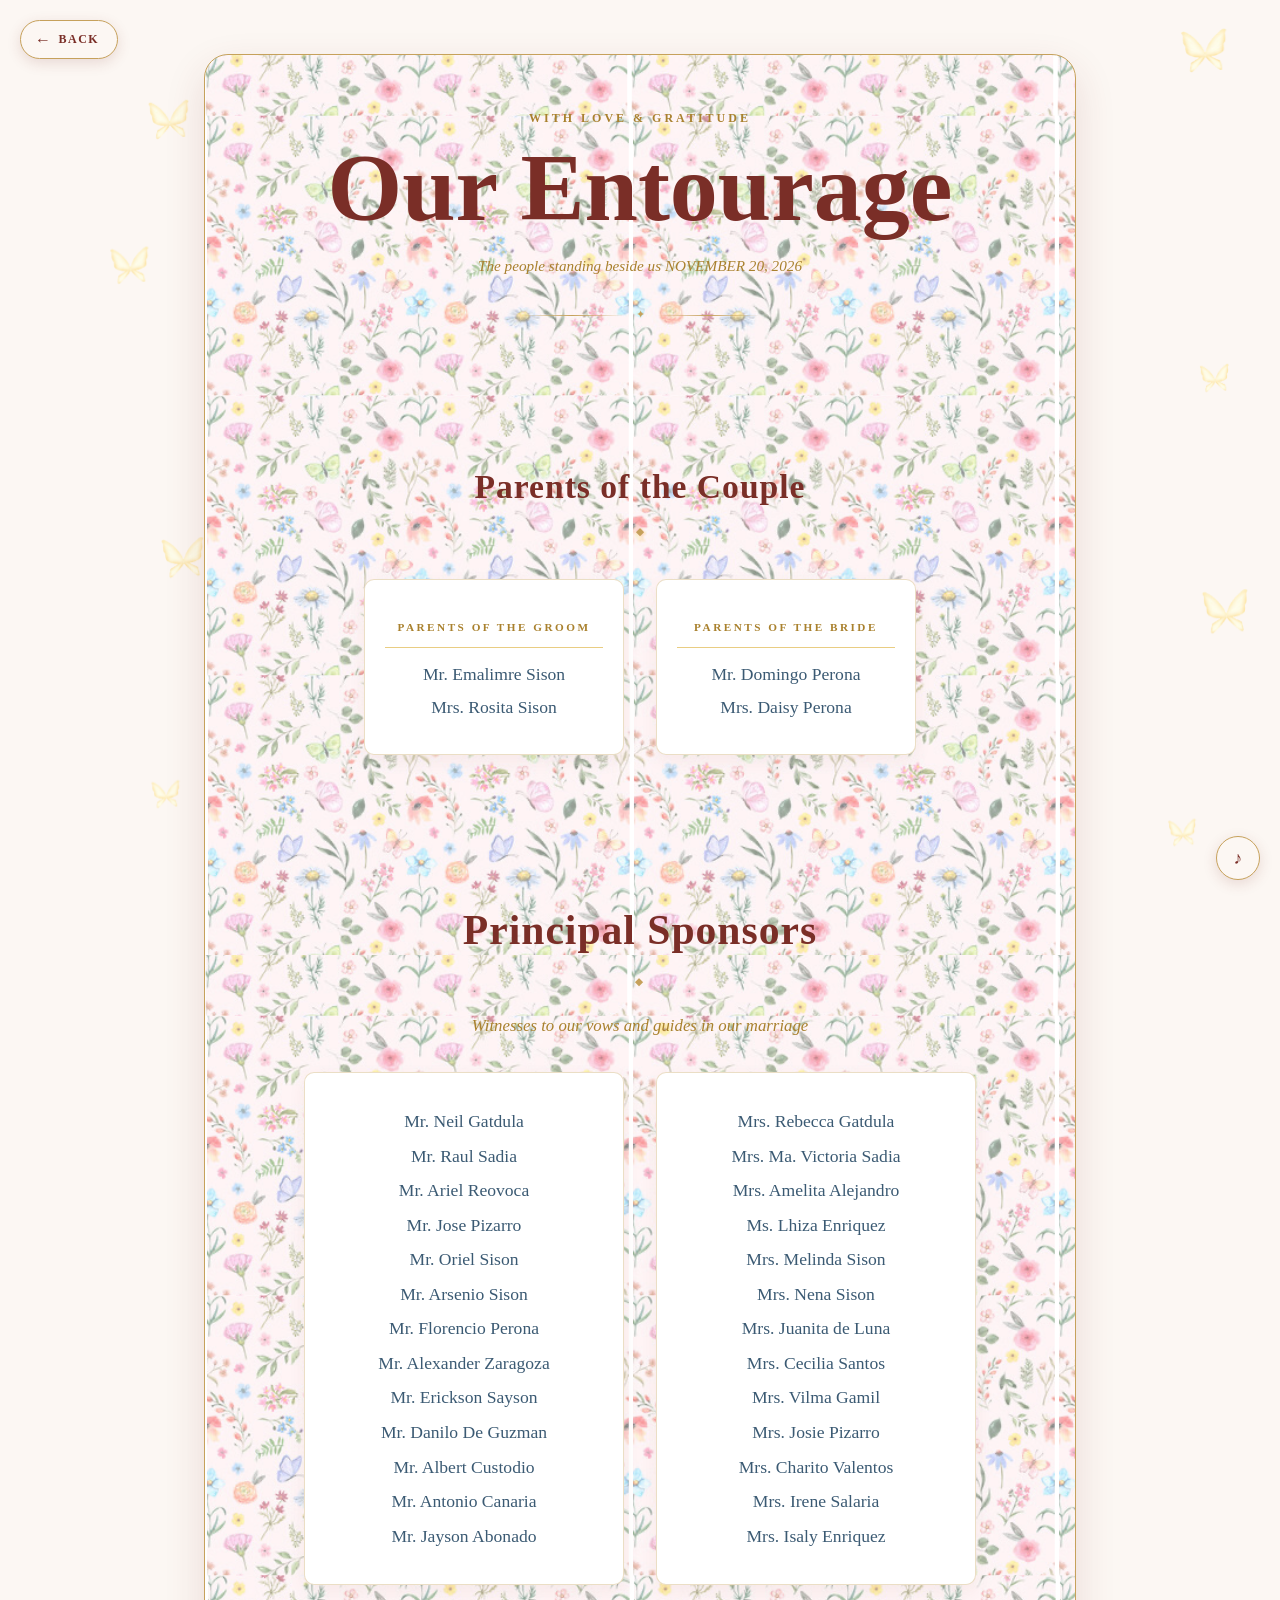
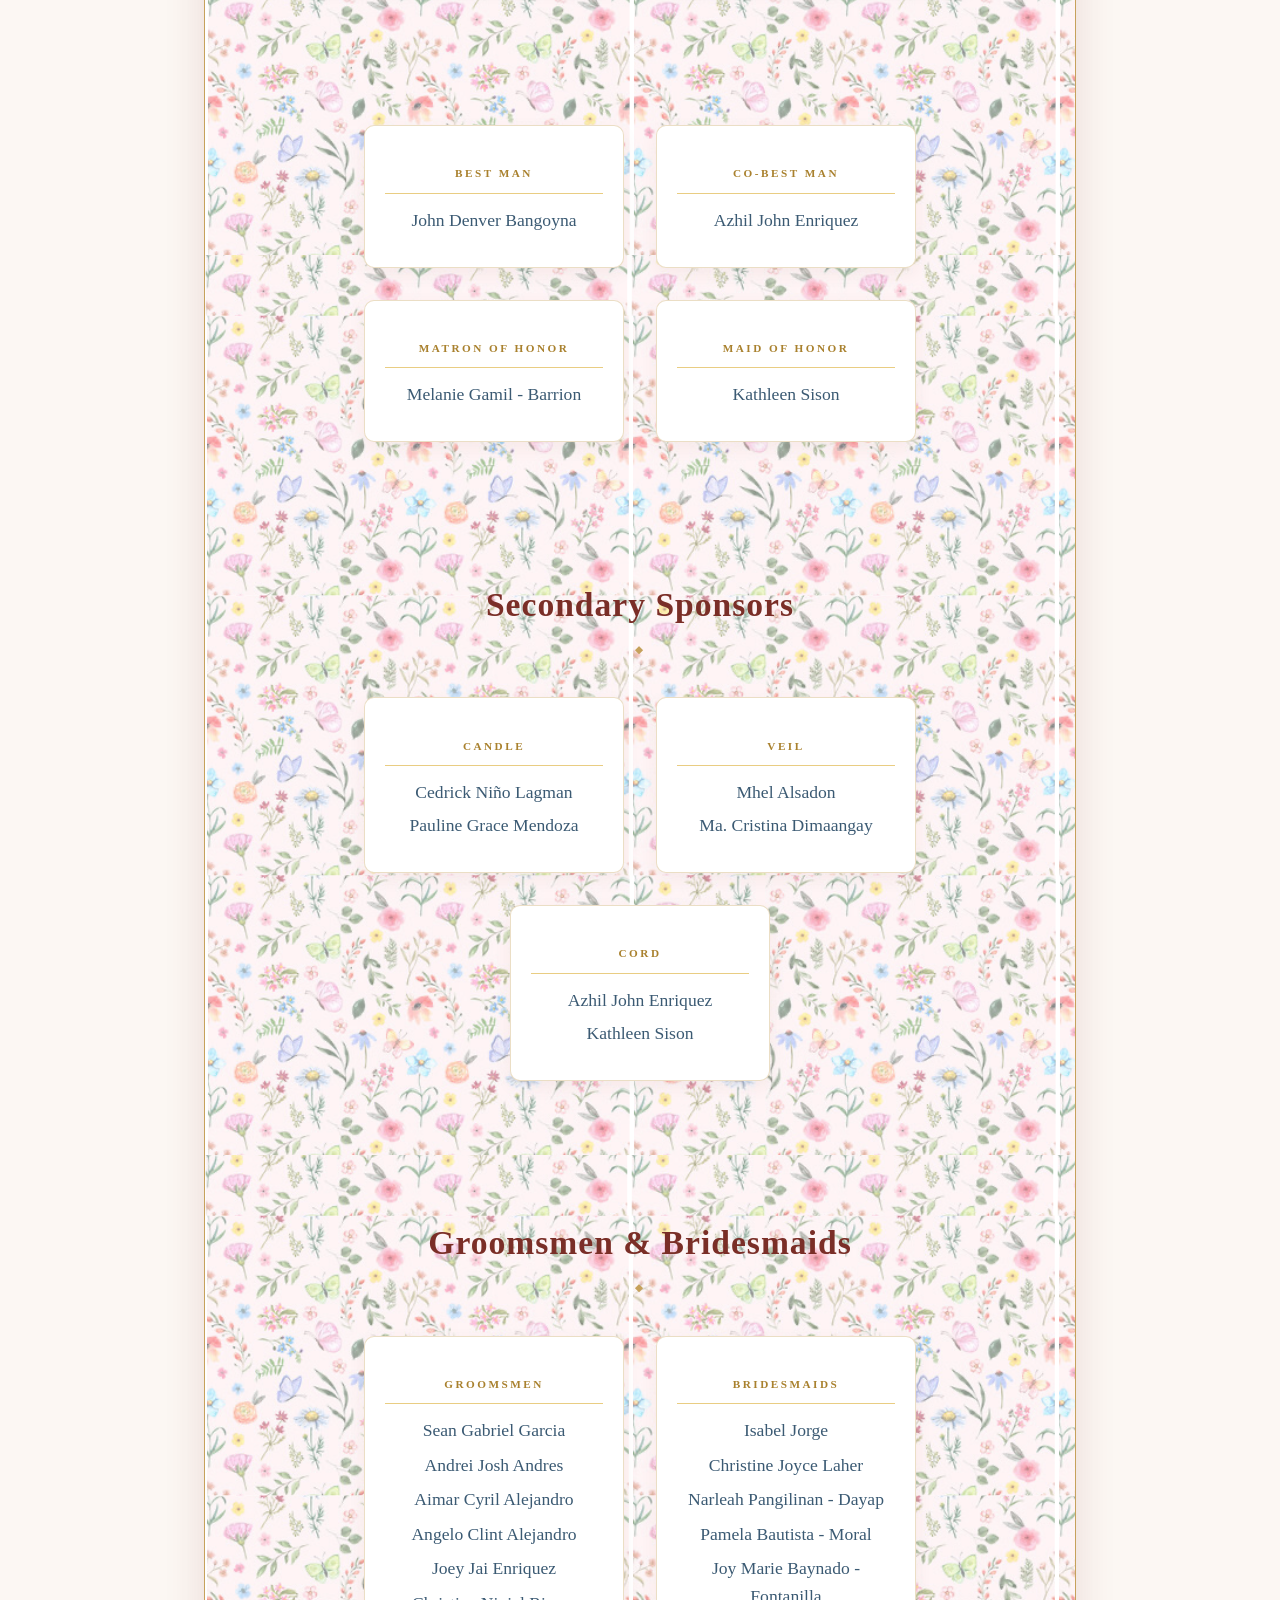
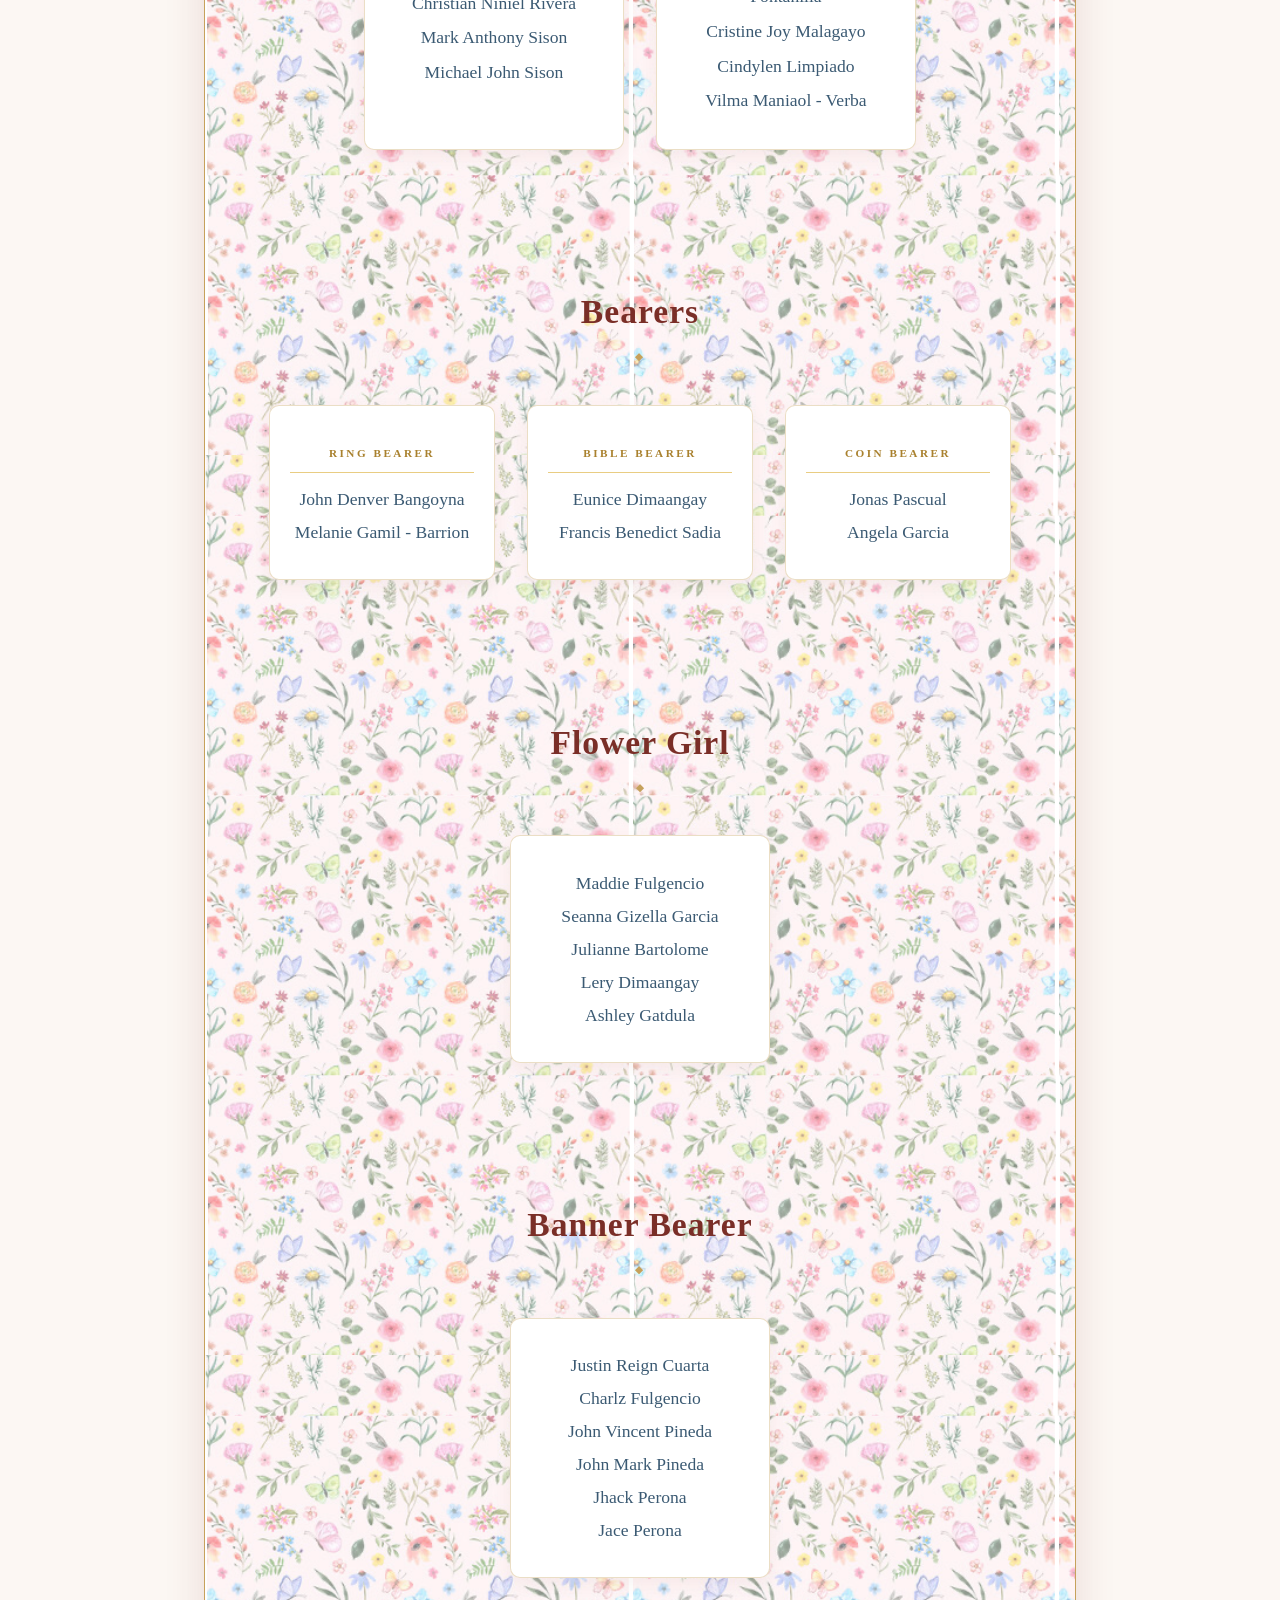
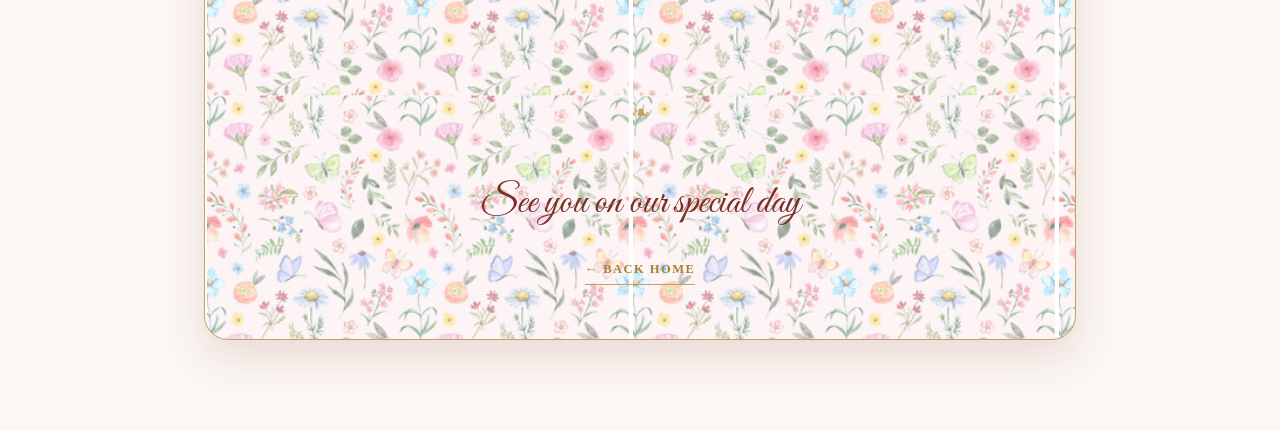
<file: entourage.html>
<!DOCTYPE html>
<html lang="en">
<head>
<meta charset="UTF-8">
<meta name="viewport" content="width=device-width, initial-scale=1.0">
<title>Entourage </title>
<link rel="stylesheet" href="effects.css">
<link rel="stylesheet" href="entourage.css">
<link rel="preconnect" href="https://fonts.googleapis.com">
<link href="https://fonts.googleapis.com/css2?family=Alex+Brush&family=Great+Vibes&family=Montserrat:wght@400;500;600;700&family=Playfair+Display:ital,wght@0,400;0,700;1,400&display=swap" rel="stylesheet">
</head>
<body>

  <audio id="bg-music" src="assets/timeless.mp3" loop preload="auto"></audio>
  <button id="music-toggle" class="music-toggle" aria-label="Toggle music">♪</button>

  <div id="fairy-layer"></div>

  <div class="smoke-layer">
    <img src="assets/smoke.png" class="smoke smoke--1" alt="">
    <img src="assets/smoke.png" class="smoke smoke--2" alt="">
    <img src="assets/smoke.png" class="smoke smoke--3" alt="">
  </div>

  <a href="mainpage.html" class="ent-back-btn" aria-label="Back to home">
    <span class="ent-back-arrow">&larr;</span> Back
  </a>

  <div class="ent-page-container">
    <div class="ent-frame">

      <header class="ent-hero">
        <p class="ent-eyebrow">With Love &amp; Gratitude</p>
        <h1 class="ent-title">Our Entourage</h1>
        <p class="ent-subtitle">The people standing beside us NOVEMBER 20, 2026</p>
        <div class="ent-divider" aria-hidden="true"><span></span><span class="ent-divider-mark">✦</span><span></span></div>
      </header>

      <main>

        <!-- Parents -->
        <section class="ent-section">
          <h2 class="ent-section-title">Parents of the Couple</h2>
          <div class="ent-pair-grid">
            <div class="ent-block">
              <p class="ent-block-label">Parents of the Groom</p>
              <p class="ent-name">Mr. Emalimre Sison </p>
              <p class="ent-name">Mrs. Rosita Sison</p>
            </div>
            <div class="ent-block">
              <p class="ent-block-label">Parents of the Bride</p>
              <p class="ent-name">Mr. Domingo Perona</p>
              <p class="ent-name">Mrs. Daisy Perona</p>
            </div>
          </div>
        </section>

       <!-- Principal Sponsors -->
<section class="ent-section ent-section--tinted ent-section--sponsors">
  <h2 class="ent-section-title">Principal Sponsors</h2>
  <p class="ent-section-note">Witnesses to our vows and guides in our marriage</p>
  <div class="ent-sponsor-grid">
    <div class="ent-block">
      <ul class="ent-list">
        <li>Mr. Neil Gatdula</li>
        <li>Mr. Raul Sadia</li>
        <li>Mr. Ariel Reovoca</li>
        <li>Mr. Jose Pizarro</li>
        <li>Mr. Oriel Sison</li>
        <li>Mr. Arsenio Sison</li>
        <li>Mr. Florencio Perona</li>
        <li>Mr. Alexander Zaragoza</li>
        <li>Mr. Erickson Sayson</li>
        <li>Mr. Danilo De Guzman</li>
        <li>Mr. Albert Custodio</li>
        <li>Mr. Antonio Canaria</li>
        <li>Mr. Jayson Abonado</li>
      </ul>
    </div>
    <div class="ent-block">
      <ul class="ent-list">
        <li>Mrs. Rebecca Gatdula</li>
        <li>Mrs. Ma. Victoria Sadia</li>
        <li>Mrs. Amelita Alejandro</li>
        <li>Ms. Lhiza Enriquez</li>
        <li>Mrs. Melinda Sison</li>
        <li>Mrs. Nena Sison</li>
        <li>Mrs. Juanita de Luna</li>
        <li>Mrs. Cecilia Santos</li>
        <li>Mrs. Vilma Gamil</li>
        <li>Mrs. Josie Pizarro</li>
        <li>Mrs. Charito Valentos</li>
        <li>Mrs. Irene Salaria</li>
        <li>Mrs. Isaly Enriquez</li>
      </ul>
    </div>
  </div>
</section>

     <!-- Best Man / Maid of Honor -->
        <section class="ent-section ent-section--tinted">
          <div class="ent-pair-grid">
            <div class="ent-block">
              <p class="ent-block-label">Best Man</p>
              <p class="ent-name">John Denver Bangoyna</p>
            </div>
            <div class="ent-block">
              <p class="ent-block-label">Co-Best Man</p>
              <p class="ent-name">Azhil John Enriquez</p>
            </div>
          </div>

          <div class="ent-pair-grid">
            <div class="ent-block">
                   <p class="ent-block-label">Matron of Honor</p>
              <p class="ent-name">Melanie Gamil - Barrion</p>
            </div>
            <div class="ent-block">
        <p class="ent-block-label">Maid of Honor</p>
              <p class="ent-name">Kathleen Sison</p>
            </div>
          </div>
        </section>


        <!-- Secondary Sponsors -->
        <section class="ent-section">
          <h2 class="ent-section-title">Secondary Sponsors</h2>
          <div class="ent-secondary-grid">
            <div class="ent-block">
              <p class="ent-block-label">Candle</p>
              <p class="ent-name">Cedrick Niño Lagman</p>
              <p class="ent-name">Pauline Grace Mendoza</p>
            </div>
            <div class="ent-block">
              <p class="ent-block-label">Veil</p>
              <p class="ent-name">Mhel Alsadon</p>
              <p class="ent-name">Ma. Cristina Dimaangay</p>
            </div>
            <div class="ent-block">
              <p class="ent-block-label">Cord</p>
              <p class="ent-name">Azhil John Enriquez</p>
              <p class="ent-name">Kathleen Sison</p>
            </div>
          </div>
        </section>

       

        <!-- Groomsmen / Bridesmaids -->
        <section class="ent-section">
          <h2 class="ent-section-title">Groomsmen &amp; Bridesmaids</h2>
          <div class="ent-pair-grid">
            <div class="ent-block">
              <p class="ent-block-label">Groomsmen</p>
              <ul class="ent-list">
                <li>Sean Gabriel Garcia</li>
                <li>Andrei Josh Andres</li>
                <li>Aimar Cyril Alejandro</li>
                <li>Angelo Clint Alejandro</li>
                <li>Joey Jai Enriquez</li>
                <li>Christian Niniel Rivera</li>
                <li>Mark Anthony Sison</li>
                <li>Michael John Sison</li>
              </ul>
            </div>
            <div class="ent-block">
              <p class="ent-block-label">Bridesmaids</p>
              <ul class="ent-list">
                <li>Isabel Jorge</li>
                <li>Christine Joyce Laher</li>
                <li>Narleah Pangilinan - Dayap</li>
                <li>Pamela Bautista - Moral</li>
                <li>Joy Marie Baynado - Fontanilla</li>
                <li>Cristine Joy Malagayo</li>
                <li>Cindylen Limpiado</li>
                <li>Vilma Maniaol - Verba</li>
              </ul>
            </div>
          </div>
        </section>

        <!-- Bearers -->
        <section class="ent-section ent-section--tinted">
          <h2 class="ent-section-title">Bearers</h2>
          <div class="ent-secondary-grid">
            <div class="ent-block">
              <p class="ent-block-label">Ring Bearer</p>
              <p class="ent-name">John Denver Bangoyna</p>
                        <p class="ent-name">Melanie Gamil - Barrion</p>
            </div>
            <div class="ent-block">
              <p class="ent-block-label">Bible Bearer</p>
              <p class="ent-name">Eunice Dimaangay</p>
              <p class="ent-name">Francis Benedict Sadia</p>
            </div>
            <div class="ent-block">
              <p class="ent-block-label">Coin Bearer</p>
              <p class="ent-name">Jonas Pascual</p>
                 <p class="ent-name">Angela Garcia</p>
            </div>
          </div>
        </section>

        <!-- Flower Girl -->
        <section class="ent-section">
          <h2 class="ent-section-title">Flower Girl</h2>
          <div class="ent-pair-grid">
            <div class="ent-block">
              <p class="ent-name">Maddie Fulgencio</p>
              <p class="ent-name">Seanna Gizella Garcia</p>
              <p class="ent-name">Julianne Bartolome</p>
              <p class="ent-name">Lery Dimaangay</p>
              <p class="ent-name">Ashley Gatdula</p>
            </div>
          </div>
        </section>

        <!-- Banner Bearer -->
        <section class="ent-section ent-section--tinted">
          <h2 class="ent-section-title">Banner Bearer</h2>
          <div class="ent-pair-grid">
            <div class="ent-block">
              <p class="ent-name">Justin Reign Cuarta</p>
                   <p class="ent-name">Charlz Fulgencio</p>
                        <p class="ent-name">John Vincent Pineda</p>
                             <p class="ent-name">John Mark Pineda</p>
                                  <p class="ent-name">Jhack Perona</p>
                                       <p class="ent-name">Jace Perona</p>
            </div>
          </div>
        </section>

      </main>

      <footer class="ent-footer">
        <p>See you on our special day</p>
        <a href="mainpage.html" class="ent-back-link">← Back Home</a>
      </footer>

    </div>
  </div>

<script src="music.js"></script>
<script src="mainpage.js"></script>
</body>

</html>
</file>
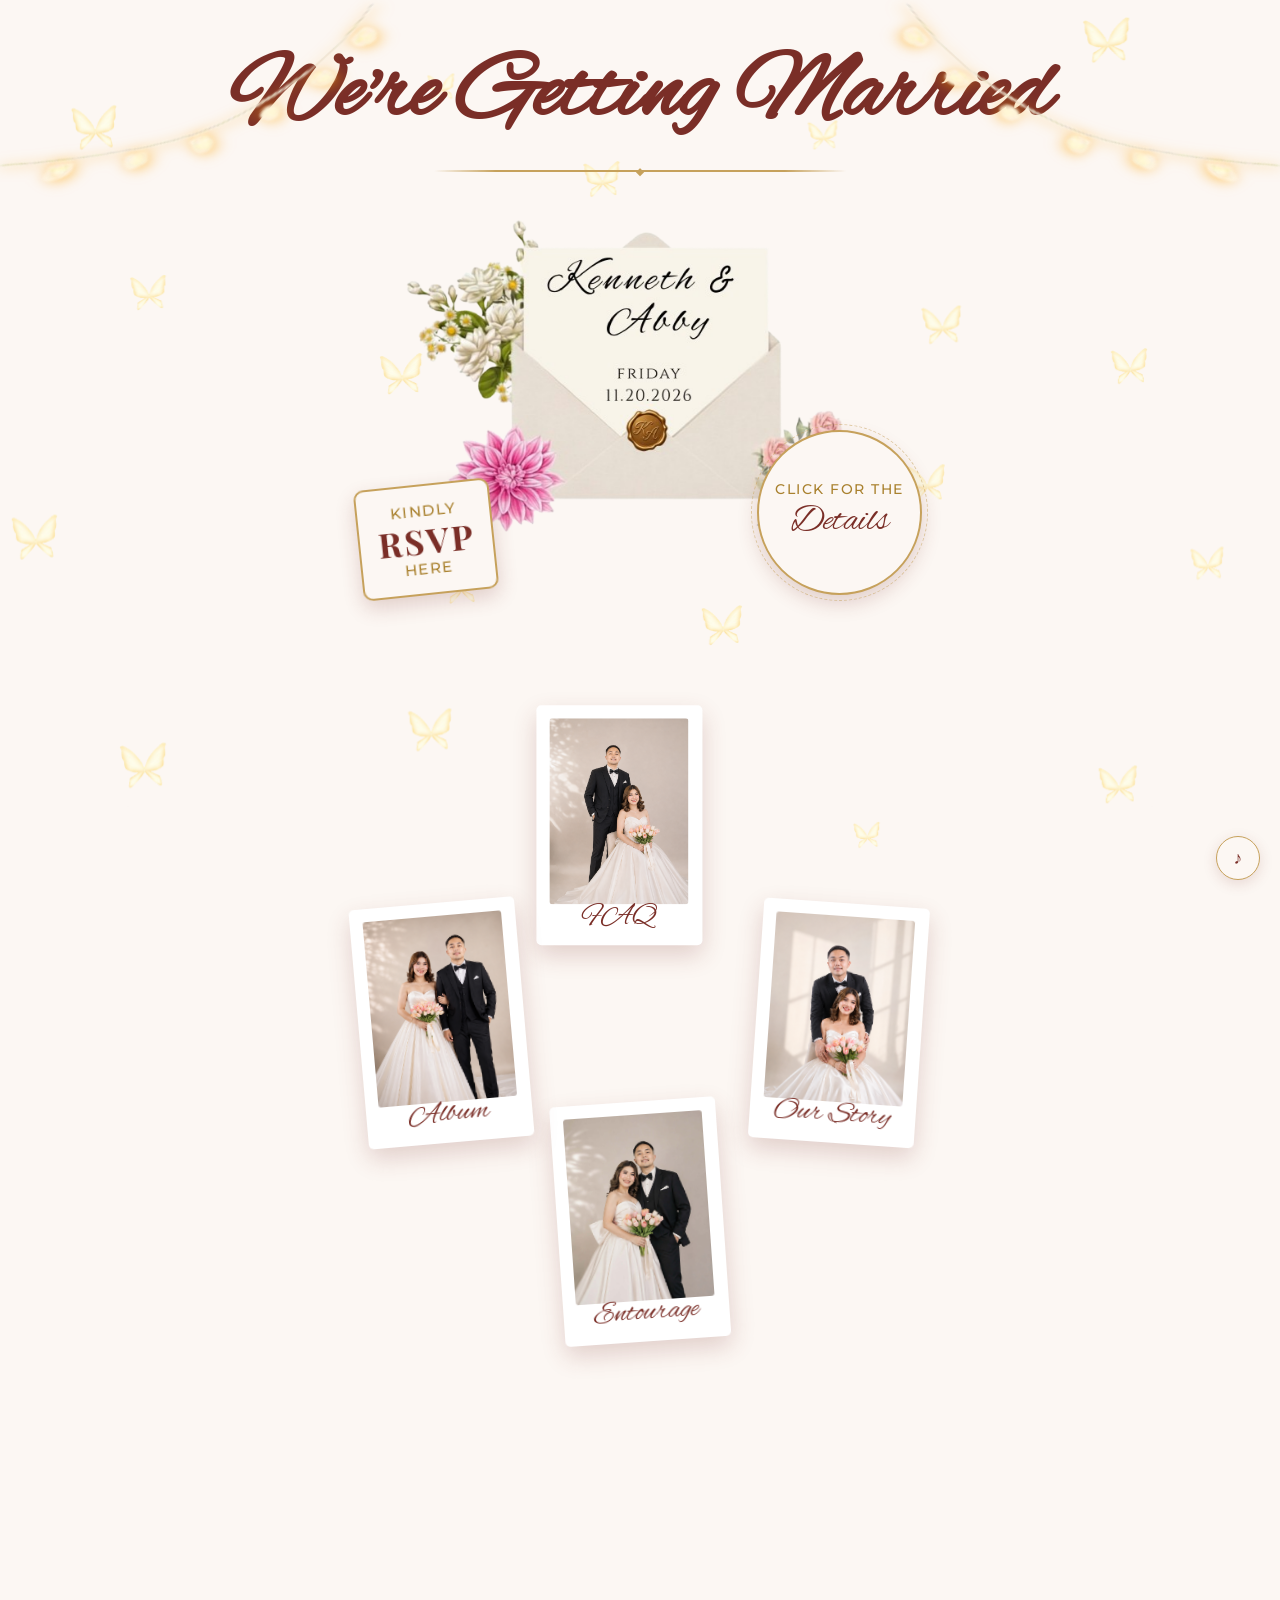
<file: mainpage.html>
<!DOCTYPE html>
<html lang="en">
<head>
<meta charset="UTF-8">
<meta name="viewport" content="width=device-width, initial-scale=1.0">
<title>You're Invited</title>
<link href="https://fonts.googleapis.com/css2?family=Alex+Brush&family=Playfair+Display:ital,wght@0,400;0,600;0,700;1,400&family=Montserrat:wght@300;400;500&display=swap" rel="stylesheet">
<link rel="stylesheet" href="mainpage.css">
<link rel="stylesheet" href="effects.css">

</head>
<body>

<div class="site-wrapper">
<div class="site-wrapper">

  <audio id="bg-music" src="assets/timeless.mp3" loop preload="auto"></audio>
  <button id="music-toggle" class="music-toggle" aria-label="Toggle music">♪</button>

  <div id="fairy-layer"></div>
  
  <div id="fairy-layer"></div>

  <div class="smoke-layer">
    <img src="assets/smoke.png" class="smoke smoke--1" alt="">
    <img src="assets/smoke.png" class="smoke smoke--2" alt="">
    <img src="assets/smoke.png" class="smoke smoke--3" alt="">
  </div>

  <img src="assets/light.png" class="corner-lights corner-lights--left" alt="">
  <img src="assets/light.png" class="corner-lights corner-lights--right" alt="">

  <div class="page">
  <h1 class="main-heading">
    <span style="--i:1">W</span><span style="--i:2">e</span><span style="--i:3">'</span><span style="--i:4">r</span><span style="--i:5">e</span><span style="--i:6">&nbsp;</span><span style="--i:7">G</span><span style="--i:8">e</span><span style="--i:9">t</span><span style="--i:10">t</span><span style="--i:11">i</span><span style="--i:12">n</span><span style="--i:13">g</span><span style="--i:14">&nbsp;</span><span style="--i:15">M</span><span style="--i:16">a</span><span style="--i:17">r</span><span style="--i:18">r</span><span style="--i:19">i</span><span style="--i:20">e</span><span style="--i:21">d</span>
    <span class="sparkle sparkle--1">✦</span>
    <span class="sparkle sparkle--2">✧</span>
    <span class="sparkle sparkle--3">✦</span>
  </h1>

   <div class="wrapper">
    <img src="assets/open.png" class="envelope-img" alt="Open wedding envelope">

<!-- mobile version — untouched, exactly as it is now -->
  <img src="assets/sideflowers.png" class="wrapper-flower wrapper-flower--top-left anim-flower anim-flower--left" alt="">
  <img src="assets/sideflowers.png" class="wrapper-flower wrapper-flower--top-right anim-flower anim-flower--right" alt="">

  <!-- desktop version — new, safe to tweak -->
  <img src="assets/sideflowers.png" class="wrapper-flower wrapper-flower--top-left desktop anim-flower anim-flower--left" alt="">
  <img src="assets/sideflowers.png" class="wrapper-flower wrapper-flower--top-right desktop anim-flower anim-flower--right" alt="">

   <a href="rsvp.html" class="rsvp-badge">
    <span class="rsvp-text">
      <span class="rsvp-line1">Kindly</span>
      <span class="rsvp-line2">RSVP</span>
      <span class="rsvp-line3">Here</span>
    </span>
  </a>

    <a href="details.html" class="details-badge">
      <span class="details-text">
        <span class="details-line1">CLICK FOR THE</span>
        <span class="details-line2">Details</span>
  
      </span>
    </a>
  </div>

    <section class="gallery">

   <a href="faq.html" class="frame frame--1 frame--btn">
    <img src="assets/1.png" alt="FAQ photo">
    <span class="frame-label">FAQ</span>
  </a>

  <a href="story.html" class="frame frame--2 frame--btn">
    <img src="assets/2.png" alt="Our story photo">
    <span class="frame-label">Our Story</span>
  </a>

  <a href="entourage.html" class="frame frame--3 frame--btn">
    <img src="assets/6.png" alt="Entourage photo">
    <span class="frame-label">Entourage</span>
  </a>

  <a href="album.html" class="frame frame--5 frame--btn">
    <img src="assets/5.png" alt="Album photo">
    <span class="frame-label">Album</span>
  </a>

<img src="assets/orangeflower2.png" class="wrapper-flower wrapper-flower--bottom-left-mobile wrapper-flower--bottom-left-desktop" alt="">
<img src="assets/orangeflower2.png" class="wrapper-flower wrapper-flower--bottom-right-mobile wrapper-flower--bottom-right-desktop" alt="">

    </section>
    </section>

<section class="save-date-banner">
   
 

   <div class="countdown-wrap reveal-on-scroll">
  <h2 class="countdown-heading">The Countdown</h2>
  <p class="countdown-subheading">to <span class="countdown-script">forever</span> has begun</p>

  <div class="banner-countdown" id="wedding-countdown">
    <div class="countdown-item countdown-item--1">
      <span class="countdown-number" id="cd-days">00</span>
      <span class="countdown-label">Days</span>
    </div>
    <div class="countdown-item countdown-item--2">
      <span class="countdown-number" id="cd-hours">00</span>
      <span class="countdown-label">Hours</span>
    </div>
    <div class="countdown-item countdown-item--3">
      <span class="countdown-number" id="cd-minutes">00</span>
      <span class="countdown-label">Minutes</span>
    </div>
    <div class="countdown-item countdown-item--4">
      <span class="countdown-number" id="cd-seconds">00</span>
      <span class="countdown-label">Seconds</span>
    </div>
  </div>
</div>

      <p class="banner-tagline reveal-on-scroll">We look forward to celebrating<br>with you.</p>
      <p class="banner-address reveal-on-scroll">Shrine of the Divine Mercy.,<br> Monte de Piedad Dominican Hills, Gabon Abucay Bataan</p>
    </section>
    
  </div>

</div>
<script src="music.js"></script>
<script src="mainpage.js"></script>
</body>
</html>
</file>
<file: effects.css>
/* ================================================================
   SMOKE / CLOUD LAYER — loops fully across the screen
   ================================================================ */
.smoke-layer {
  position: fixed;
  inset: 0;
  overflow: hidden;
  z-index: 0;
  pointer-events: none;
  touch-action: none;
  width: 100vw;
  max-width: 100vw;
}

.smoke-layer img {
  pointer-events: none;
}

.smoke {
  position: absolute;
  width: 700px;
  max-width: none;
  opacity: 0;
  animation-name: smoke-drift;
  animation-duration: 60s;
  animation-timing-function: linear;
  animation-iteration-count: infinite;
  animation-fill-mode: backwards;
  -webkit-mask-image: radial-gradient(ellipse at center, black 40%, transparent 75%);
  mask-image: radial-gradient(ellipse at center, black 40%, transparent 75%);
}

.smoke--1 {
  top: 5%;
  animation-delay: -5s;    /* negative = starts already 5s into the journey, visible immediately */
}

.smoke--2 {
  top: 40%;
  animation-delay: -25s;   /* starts already partway across the screen on load */
}

.smoke--3 {
  top: 27%;
  animation-delay: -45s;   /* starts even further along, so all three are staggered and visible right away */
}

/* starts off-screen left, drifts all the way across to off-screen right, loops forever */
@keyframes smoke-drift {
  0% {
    left: -40%;
    opacity: 0;
  }
  10% {
    opacity: 0.6;
  }
  90% {
    opacity: 0.6;
  }
  100% {
    left: 110%;
    opacity: 0;
  }
}

/* ================================================================
  FAIRYS =)
   ================================================================ */

#fairy-layer {
  position: fixed;
  top: 0;
  left: 0;
  width: 100vw;
  height: 100vh;
  pointer-events: none;
  z-index: 0;
  overflow: hidden;
}

.fairy-wrap {
  position: absolute;
  will-change: transform;
}

.fairy {
  display: block;
  width: 100%;
  height: auto;
  opacity: 0.85;
  transform-origin: center center;
  --fairy-rotate: 0deg;
  animation: fairy-flap 0.9s ease-in-out infinite;
}

/* rotation corrections so each pose reads as flying level in that direction —
   nudge these degree values by eye until the flight path looks right */

.fairy--normal { --fairy-rotate: 0deg; }

@keyframes fairy-flap {
  0%, 100% { transform: rotate(var(--fairy-rotate)) scaleX(1); }
  50%      { transform: rotate(var(--fairy-rotate)) scaleX(0.55); }
}
</file>
<file: entourage.css>
/* ================================================================
   Entourage Page — matches home.css / details.css palette
   ================================================================ */

:root {
  --terracotta:  #C6A15B;
  --sienna:      #A9812E;
  --dark-brown:  #7A2E27;
  --cream:       #fcf7f3;
  --gold-light:  #E9CD82;
  --text-dark:   #5C231D;
  --name-blue:   #3B5A73;
}

* {
  box-sizing: border-box;
}

body {
  margin: 0;
  background: var(--cream);
  color: var(--text-dark);
  font-family: var(--font-sans);
  line-height: 1.6;
  overflow-x: hidden;
}

/* ================================================================
   PAGE LAYOUT / FRAME
   (mirrors .details-page / .details-frame from details.css)
   ================================================================ */
.ent-page-container {
  display: flex;
  flex-direction: column;
  align-items: center;
  width: 100%;
  max-width: 1000px;
  margin: 0 auto;
  padding: 6vh 5vw 10vh;
  position: relative;
  z-index: 1;
}

.ent-frame {
  width: 100%;
  background-color: #fff;
  background-image: url('assets/ento2.png');
  background-repeat: repeat;
  background-size: auto;
  border: 1.5px solid var(--terracotta);
  border-radius: 24px;
  padding: 6vh 0;
  box-shadow: 0 16px 40px rgba(122, 46, 39, 0.14);
  position: relative;
  overflow: hidden;
}

@media (max-width: 450px) {
  .ent-frame {
    padding: 5vh 0;
    border-radius: 16px;
  }
}

/* ================================================================
   BACK BUTTON
   ================================================================ */
.ent-back-btn {
  position: fixed;
  top: 20px;
  left: 20px;
  z-index: 50;
  display: inline-flex;
  align-items: center;
  gap: 6px;
  font-family: var(--font-sans);
  font-size: 0.75rem;
  font-weight: 600;
  letter-spacing: 1.5px;
  text-transform: uppercase;
  color: var(--dark-brown);
  background: var(--cream);
  border: 1px solid var(--terracotta);
  border-radius: 999px;
  padding: 9px 18px 9px 14px;
  text-decoration: none;
  box-shadow: 0 4px 14px rgba(122, 46, 39, 0.15);
  opacity: 0;
  transform: translateX(-8px);
  animation: back-btn-in 0.6s ease 0.2s forwards;
  transition: transform 0.25s ease, box-shadow 0.25s ease, background 0.25s ease;
}

@keyframes back-btn-in {
  to { opacity: 1; transform: translateX(0); }
}

.ent-back-btn:hover {
  transform: translateX(-3px);
  box-shadow: 0 6px 18px rgba(122, 46, 39, 0.25);
  background: var(--terracotta);
  color: #fff;
}

.ent-back-arrow {
  font-size: 1rem;
  line-height: 1;
  transition: transform 0.25s ease;
}

.ent-back-btn:hover .ent-back-arrow {
  transform: translateX(-3px);
}

@media (max-width: 450px) {
  .ent-back-btn {
    top: 14px;
    left: 14px;
    padding: 7px 14px 7px 11px;
    font-size: 0.68rem;
  }
}

/* ================================================================
   HERO
   ================================================================ */
.ent-hero {
  position: relative;
  text-align: center;
  padding: 0 5vw 6vh;
}

.ent-eyebrow {
  font-family: var(--font-sans);
  font-size: 0.75rem;
  letter-spacing: 3px;
  text-transform: uppercase;
  color: var(--sienna);
  font-weight: 600;
  margin: 0 0 0.75rem;
  opacity: 0;
  animation: fade-up 0.7s ease 0.1s forwards;
}

.ent-title {
  font-family: var(--font-script);
  font-size: clamp(3.2rem, 10vw, 6rem);
  color: var(--dark-brown);
  margin: 0;
  line-height: 1;
  opacity: 0;
  animation: fade-up 0.8s ease 0.25s forwards;
}

.ent-subtitle {
  font-family: var(--font-sans);
  font-style: italic;
  font-size: 0.95rem;
  color: var(--sienna);
  margin: 1.1rem 0 0;
  opacity: 0;
  animation: fade-up 0.7s ease 0.4s forwards;
}

.ent-divider {
  display: flex;
  align-items: center;
  justify-content: center;
  gap: 12px;
  max-width: 240px;
  margin: 1.75rem auto 0;
  opacity: 0;
  animation: fade-up 0.7s ease 0.55s forwards;
}

.ent-divider span:not(.ent-divider-mark) {
  flex: 1;
  height: 1px;
  background: linear-gradient(90deg, transparent, var(--terracotta), transparent);
}

.ent-divider-mark {
  color: var(--terracotta);
  font-size: 0.7rem;
  transform: rotate(0deg);
}

@keyframes fade-up {
  from { opacity: 0; transform: translateY(14px); }
  to   { opacity: 1; transform: translateY(0); }
}

/* ================================================================
   SECTIONS
   ================================================================ */
.ent-section {
  position: relative;
  padding: 6vh 5vw;
  max-width: 720px;
  margin: 0 auto;
  text-align: center;
}

.ent-section--tinted {
  background: transparent;
  max-width: 100%;
}

.ent-section-title {
  font-family: var(--font-serif);
  font-weight: 700;
  font-size: clamp(1.5rem, 4vw, 2.1rem);
  color: var(--dark-brown);
  margin-bottom: 0.5rem;
  letter-spacing: 1px;
  position: relative;
  display: inline-block;
}

.ent-section-title::after {
  content: '◆';
  display: block;
  font-size: 0.6rem;
  color: var(--terracotta);
  margin-top: 10px;
}

.ent-section-note {
  font-style: italic;
  font-size: 0.85rem;
  color: var(--sienna);
  margin: 1rem 0 1.5rem;
}

/* Principal Sponsors — larger title/note */
.ent-section--sponsors .ent-section-title {
  font-size: clamp(1.9rem, 5vw, 2.6rem);
}

.ent-section--sponsors .ent-section-note {
  font-size: 1.05rem;
}
/* ================================================================
   BLOCKS & CARDS
   ================================================================ */
.ent-pair-grid,
.ent-secondary-grid,
.ent-sponsor-grid {
  display: flex;
  flex-wrap: wrap;
  justify-content: center;
  gap: 2rem;
  margin-top: 2rem;
}

.ent-block {
  flex: 1 1 220px;
  max-width: 260px;
  background: #fff;
  border: 1px solid rgba(198, 161, 91, 0.35);
  border-radius: 10px;
  padding: 1.75rem 1.25rem;
  box-shadow: 0 6px 18px rgba(122, 46, 39, 0.06);
  transition: transform 0.3s ease, box-shadow 0.3s ease;
}

.ent-block:hover {
  transform: translateY(-4px);
  box-shadow: 0 12px 28px rgba(122, 46, 39, 0.12);
}

.ent-block-label {
  font-family: var(--font-sans);
  font-size: 0.7rem;
  letter-spacing: 2.5px;
  text-transform: uppercase;
  color: var(--sienna);
  font-weight: 600;
  margin-bottom: 0.75rem;
  padding-bottom: 0.6rem;
  border-bottom: 1px solid var(--gold-light);
}

.ent-name {
  font-family: var(--font-serif);
  font-size: 1.1rem;
  color: var(--name-blue);
  margin: 0.3rem 0;
}

.ent-list {
  list-style: none;
  padding: 0;
  margin: 0;
}
.ent-list li {
  font-family: var(--font-serif);
  font-size: 1.1rem;
  color: var(--name-blue);
  margin: 0.4rem 0;
}
.ent-sponsor-grid .ent-block {
  max-width: 320px;
}

/* ================================================================
   FOOTER
   ================================================================ */
.ent-footer {
  text-align: center;
  padding: 7vh 5vw 0;
  position: relative;
}

.ent-footer::before {
  content: '❧';
  display: block;
  font-size: 1.4rem;
  color: var(--terracotta);
  margin-bottom: 1rem;
}

.ent-footer p {
  font-family: 'Great Vibes', cursive;
  font-size: 2.5rem;
  color: var(--dark-brown);
  margin-bottom: 1.25rem;
}

.ent-back-link {
  display: inline-block;
  font-family: var(--font-sans);
  font-size: 0.78rem;
  font-weight: 600;
  letter-spacing: 1.5px;
  text-transform: uppercase;
  color: var(--sienna);
  text-decoration: none;
  border-bottom: 1px solid var(--terracotta);
  padding-bottom: 4px;
  transition: color 0.2s ease, border-color 0.2s ease;
}

.ent-back-link:hover {
  color: var(--dark-brown);
  border-color: var(--dark-brown);
}

.music-toggle {
  position: fixed;
  bottom: 20px;
  right: 20px;
  z-index: 999;
  width: 44px;
  height: 44px;
  border-radius: 50%;
  border: 1px solid var(--terracotta);
  background: var(--cream);
  color: var(--dark-brown);
  font-size: 1.1rem;
  cursor: pointer;
  box-shadow: 0 4px 14px rgba(122, 46, 39, 0.15);
}

.music-toggle.is-playing {
  animation: music-pulse 1.6s ease-in-out infinite;
}

@keyframes music-pulse {
  0%, 100% { box-shadow: 0 0 0 0 rgba(198,161,91,0.4); }
  50% { box-shadow: 0 0 0 8px rgba(198,161,91,0); }
}

/* ================================================================
   MOBILE
   ================================================================ */
@media (max-width: 450px) {
  .ent-pair-grid,
  .ent-secondary-grid,
  .ent-sponsor-grid {
    gap: 1.5rem;
  }

  .ent-block {
    flex: 1 1 100%;
    max-width: 320px;
  }
}

/* ================================================================
   ACCESSIBILITY
   ================================================================ */
@media (prefers-reduced-motion: reduce) {
  .ent-back-btn,
  .ent-eyebrow,
  .ent-title,
  .ent-subtitle,
  .ent-divider {
    animation: none;
    opacity: 1;
    transform: none;
  }
}
</file>
<file: mainpage.css>
/* ================================================================
   CSS VARIABLES
   ================================================================ */
:root {
  --terracotta:  #C6A15B;
  --sienna:      #A9812E;
  --dark-brown:  #7A2E27;
--cream: #fcf7f3;
  --gold-light:  #E9CD82;
  --text-dark:   #5C231D;

  --font-script: 'Alex Brush', cursive;
  --font-sans:   'Montserrat', sans-serif;

  --gallery-size: min(90vw, 92vh, 1300px);
  --wrapper-size: min(85vw, 54vh, 960px);
  --lights-size:  min(95vw, 92vh, 1800px);
}

/* ================================================================
   RESET
   ================================================================ */
*, *::before, *::after {
  margin: 0;
  padding: 0;
  box-sizing: border-box;
}

html {
  height: auto;
  max-width: 100vw;
}

body {
  overflow-x: hidden;
  min-height: 100svh;
  width: 100%;
  max-width: 100vw;
  background-color: var(--cream);
  font-family: var(--font-sans);
}

.site-wrapper {
  position: relative;
  width: 100%;
  max-width: 100vw;
  overflow-x: clip;
  overflow-y: visible;
}

.page {
  display: flex;
  flex-direction: column;
  align-items: center;
  min-height: 100svh;
  padding: 4vh 0 12vh;
  position: relative;
  z-index: 1;
  width: 100%;
  max-width: 100vw;
}
.wrapper {
  position: relative;
  width: var(--wrapper-size);
  display: flex;
  justify-content: center;
  align-items: center;
  flex-shrink: 0;
}

.envelope-img {
  display: block;
  width: 100%;
  height: auto;
  opacity: 0;
  transform: scale(0.92) translateY(14px);
  animation: envelope-settle 0.9s cubic-bezier(0.22, 1, 0.36, 1) 1.15s forwards;
}

@keyframes envelope-settle {
  to { opacity: 1; transform: scale(1) translateY(0); }
}

.wrapper-flower {
  position: absolute;
  pointer-events: none;
  z-index: 2;
  opacity: 0;
  animation: flower-fade-in 0.8s ease forwards;
}

@keyframes flower-fade-in {
  to { opacity: 1; }
}

.wrapper-flower--top-left {
  width: 340px;
  top: -40px;
  left: -70px;
}

.wrapper-flower--top-right {
  display: none;
}
.wrapper-flower--bottom-left-desktop {
  display: none;
}

.wrapper-flower--bottom-left-desktop {
  display: block;
  width: 500px;
  bottom: -390px;
  left: -780px;
  transform: scaleY(-1);
}

.wrapper-flower--bottom-right-desktop {
  display: block;
  width: 500px;
  bottom: -390px;
  right: -780px;
  transform: scaleX(-1) scaleY(-1);
}
/* ================================================================
   MAIN HEADING
   ================================================================ */
.main-heading {
  position: relative;
  display: inline-block;
  white-space: nowrap;
  font-family: var(--font-script);
  font-size: clamp(2rem, 8vw, 6rem);
  color: var(--dark-brown);
  text-align: center;
  margin-bottom: 4vh;
  flex-shrink: 0;
}

.main-heading span:not(.sparkle) {
  display: inline-block;
  opacity: 0;
  transform: translateY(-25px) rotate(-8deg);
  animation-name: letter-bounce-in;
  animation-duration: 0.6s;
  animation-timing-function: cubic-bezier(0.34, 1.56, 0.64, 1);
  animation-fill-mode: forwards;
}

.main-heading span:not(.sparkle):nth-child(1)  { animation-delay: 0.05s; }
.main-heading span:not(.sparkle):nth-child(2)  { animation-delay: 0.10s; }
.main-heading span:not(.sparkle):nth-child(3)  { animation-delay: 0.15s; }
.main-heading span:not(.sparkle):nth-child(4)  { animation-delay: 0.20s; }
.main-heading span:not(.sparkle):nth-child(5)  { animation-delay: 0.25s; }
.main-heading span:not(.sparkle):nth-child(6)  { animation-delay: 0.30s; }
.main-heading span:not(.sparkle):nth-child(7)  { animation-delay: 0.35s; }
.main-heading span:not(.sparkle):nth-child(8)  { animation-delay: 0.40s; }
.main-heading span:not(.sparkle):nth-child(9)  { animation-delay: 0.45s; }
.main-heading span:not(.sparkle):nth-child(10) { animation-delay: 0.50s; }
.main-heading span:not(.sparkle):nth-child(11) { animation-delay: 0.55s; }
.main-heading span:not(.sparkle):nth-child(12) { animation-delay: 0.60s; }
.main-heading span:not(.sparkle):nth-child(13) { animation-delay: 0.65s; }
.main-heading span:not(.sparkle):nth-child(14) { animation-delay: 0.70s; }
.main-heading span:not(.sparkle):nth-child(15) { animation-delay: 0.75s; }
.main-heading span:not(.sparkle):nth-child(16) { animation-delay: 0.80s; }
.main-heading span:not(.sparkle):nth-child(17) { animation-delay: 0.85s; }
.main-heading span:not(.sparkle):nth-child(18) { animation-delay: 0.90s; }
.main-heading span:not(.sparkle):nth-child(19) { animation-delay: 0.95s; }
.main-heading span:not(.sparkle):nth-child(20) { animation-delay: 1.00s; }
.main-heading span:not(.sparkle):nth-child(21) { animation-delay: 1.05s; }

@keyframes letter-bounce-in {
  0% {
    opacity: 0;
    transform: translateY(-25px) rotate(-8deg);
  }
  60% {
    opacity: 1;
    transform: translateY(4px) rotate(3deg);
  }
  100% {
    opacity: 1;
    transform: translateY(0) rotate(0deg);
  }
}

.main-heading::after {
  content: '';
  position: absolute;
  bottom: -16px;
  left: 50%;
  height: 2px;
  width: 0;
  background: linear-gradient(90deg, transparent, var(--terracotta) 15%, var(--terracotta) 85%, transparent);
  transform: translateX(-50%);
  animation: underline-grow 0.9s ease-out 1.2s forwards;
}

.main-heading::before {
  content: '◆';
  position: absolute;
  bottom: -23px;
  left: 50%;
  transform: translateX(-50%) scale(0);
  font-size: 0.6rem;
  color: var(--terracotta);
  opacity: 0;
  animation: ornament-pop 0.5s ease-out 1.9s forwards;
}

@keyframes underline-grow {
  from { width: 0; }
  to   { width: 50%; }
}

@keyframes ornament-pop {
  0%   { opacity: 0; transform: translateX(-50%) scale(0) rotate(-90deg); }
  70%  { opacity: 1; transform: translateX(-50%) scale(1.2) rotate(0deg); }
  100% { opacity: 1; transform: translateX(-50%) scale(1) rotate(0deg); }
}

.sparkle {
  position: absolute;
  color: var(--terracotta);
  opacity: 0;
  animation: sparkle-twinkle 2s ease-in-out infinite;
}

.sparkle--1 { top: -10px; left: -30px;  font-size: 1.2rem; animation-delay: 1.3s; }
.sparkle--2 { top: 10px;  right: -35px; font-size: 1rem;   animation-delay: 1.7s; }
.sparkle--3 { bottom: -25px; right: 10px; font-size: 0.9rem; animation-delay: 2.1s; }

@keyframes sparkle-twinkle {
  0%, 100% { opacity: 0; transform: scale(0.5) rotate(0deg); }
  50%      { opacity: 1; transform: scale(1.1) rotate(15deg); }
}

/* ================================================================
   BADGES
   ================================================================ */
.rsvp-badge,
.details-badge {
  opacity: 0;
  animation-duration: 0.55s;
  animation-timing-function: cubic-bezier(0.34, 1.56, 0.64, 1);
  animation-fill-mode: forwards;
}

.rsvp-badge {
  animation-name: badge-pop-left;
  animation-delay: 1.75s;
}

.details-badge {
  animation-name: badge-pop-right;
  animation-delay: 1.95s;
}

@keyframes badge-pop-left {
  from { opacity: 0; transform: rotate(-6deg) scale(0.4); }
  to   { opacity: 1; transform: rotate(-6deg) scale(1); }
}

@keyframes badge-pop-right {
  from { opacity: 0; transform: scale(0.4); }
  to   { opacity: 1; transform: scale(1); }
}


/* ================================================================
   GALLERY
   ================================================================ */
.gallery {
  position: relative;
  width: var(--gallery-size);
  height: var(--gallery-size);
  margin-top: 8vh;
  margin-bottom: calc(var(--gallery-size) * 0.2);
  flex-shrink: 0;
}

.frame {
  position: absolute;
  top: 50%;
  left: 50%;
  display: flex;
  flex-direction: column;
  align-items: center;
  width: calc(var(--gallery-size) * 0.20);
  background: #fff;
  padding: calc(var(--gallery-size) * 0.016)
           calc(var(--gallery-size) * 0.016)
           calc(var(--gallery-size) * 0.05)
           calc(var(--gallery-size) * 0.016);
  border-radius: 5px;
  box-shadow: 0 10px 24px rgba(122, 46, 39, 0.2);
  text-decoration: none;
  transition: transform 0.25s ease, box-shadow 0.25s ease;
  opacity: 0;
  animation: frame-fade-in 0.7s ease forwards;
}

.frame img {
  display: block;
  width: 100%;
  aspect-ratio: 3 / 4;
  object-fit: cover;
  border-radius: 3px;
}

@keyframes frame-fade-in {
  to { opacity: 1; }
}

.frame-label {
  position: absolute;
  bottom: calc(var(--gallery-size) * 0.012);
  left: 0;
  right: 0;
  text-align: center;
  font-family: var(--font-script);
  font-size: calc(var(--gallery-size) * 0.036);
  color: var(--dark-brown);
}

.frame--btn {
  cursor: pointer;
}

.frame--1 { transform: translate(-50%, -50%) rotate(-6deg)
            translate(0, calc(var(--gallery-size) * -0.24)) rotate(6deg); animation-delay: 2.15s; }
.frame--2 { transform: translate(-50%, -50%) rotate(90deg)
            translate(0, calc(var(--gallery-size) * -0.24)) rotate(-90deg) rotate(4deg); animation-delay: 2.3s; }
.frame--3 { transform: translate(-50%, -50%) rotate(180deg)
            translate(0, calc(var(--gallery-size) * -0.24)) rotate(-180deg) rotate(-4deg); animation-delay: 2.45s; }
.frame--5 { transform: translate(-50%, -50%) rotate(270deg)
            translate(0, calc(var(--gallery-size) * -0.24)) rotate(-270deg) rotate(-5deg); animation-delay: 2.6s; }

.frame:hover {
  box-shadow: 0 14px 32px rgba(122, 46, 39, 0.3);
  z-index: 5;
}

.frame--1:hover { transform: translate(-50%, -50%) rotate(-6deg) translate(0, calc(var(--gallery-size) * -0.24)) rotate(6deg) scale(1.08); }
.frame--2:hover { transform: translate(-50%, -50%) rotate(90deg) translate(0, calc(var(--gallery-size) * -0.24)) rotate(-90deg) rotate(4deg) scale(1.08); }
.frame--3:hover { transform: translate(-50%, -50%) rotate(180deg) translate(0, calc(var(--gallery-size) * -0.24)) rotate(-180deg) rotate(-4deg) scale(1.08); }
.frame--5:hover { transform: translate(-50%, -50%) rotate(270deg) translate(0, calc(var(--gallery-size) * -0.24)) rotate(-270deg) rotate(-5deg) scale(1.08); }

/* ================================================================
   click for more details
   ================================================================ */
.details-badge {
  position: absolute;
  bottom: calc(var(--wrapper-size) * -0.12);
  right: calc(var(--wrapper-size) * -0.08);
  width: calc(var(--wrapper-size) * 0.34);
  height: calc(var(--wrapper-size) * 0.34);
  border-radius: 50%;
  background: var(--cream);
  border: 2px solid var(--terracotta);
  display: flex;
  align-items: center;
  justify-content: center;
  text-decoration: none;
  box-shadow: 0 8px 20px rgba(122, 46, 39, 0.2);
  transition: transform 0.25s ease, box-shadow 0.25s ease;
}

.details-badge:hover {
  transform: scale(1.08);
  box-shadow: 0 12px 26px rgba(122, 46, 39, 0.3);
}

.details-text {
  display: flex;
  flex-direction: column;
  align-items: center;
  text-align: center;
}

.details-line1 {
  font-family: var(--font-sans);
  font-size: calc(var(--wrapper-size) * 0.028);
  letter-spacing: 1.5px;
  color: var(--sienna);
  font-weight: 500;
}

.details-line2 {
  font-family: var(--font-script);
  font-size: calc(var(--wrapper-size) * 0.075);
  color: var(--dark-brown);
  margin-top: 2px;
}

.details-badge::before {
  content: '';
  position: absolute;
  inset: -8px;
  border-radius: 50%;
  border: 1px dashed var(--terracotta);
  opacity: 0.5;
  animation: badge-spin 20s linear infinite;
}

@keyframes badge-spin {
  from { transform: rotate(0deg); }
  to   { transform: rotate(360deg); }
}

/* ================================================================
   rsvp
   ================================================================ */
.rsvp-badge {
  position: absolute;
  bottom: calc(var(--wrapper-size) * -0.12);
  left: calc(var(--wrapper-size) * -0.08);
  width: calc(var(--wrapper-size) * 0.28);
  padding: calc(var(--wrapper-size) * 0.032) calc(var(--wrapper-size) * 0.022);
  background: var(--cream);
  border: 2px solid var(--terracotta);
  border-radius: 10px;
  display: flex;
  align-items: center;
  justify-content: center;
  text-decoration: none;
  box-shadow: 0 8px 20px rgba(122, 46, 39, 0.2);
  transform: rotate(-6deg);
  transition: transform 0.25s ease, box-shadow 0.25s ease;
}

.rsvp-badge:hover {
  transform: rotate(-6deg) scale(1.06);
  box-shadow: 0 12px 26px rgba(122, 46, 39, 0.3);
}

.rsvp-text {
  display: flex;
  flex-direction: column;
  align-items: center;
  text-align: center;
}

.rsvp-line1 {
  font-family: var(--font-sans);
  font-size: calc(var(--wrapper-size) * 0.03);
  letter-spacing: 1.5px;
  text-transform: uppercase;
  color: var(--sienna);
  font-weight: 500;
}

.rsvp-line2 {
  font-family: 'Playfair Display', serif;
  font-size: calc(var(--wrapper-size) * 0.07);
  font-weight: 700;
  letter-spacing: 2px;
  color: var(--dark-brown);
  margin: 3px 0;
  line-height: 1;
}

.rsvp-line3 {
  font-family: var(--font-sans);
  font-size: calc(var(--wrapper-size) * 0.03);
  letter-spacing: 1.5px;
  text-transform: uppercase;
  color: var(--sienna);
  font-weight: 500;
}

/* ================================================================
   FAIRY LIGHTS — top corners
   ================================================================ */
.corner-lights {
  position: absolute;
  top: calc(var(--lights-size) * -0.22);
  width: var(--lights-size);
  z-index: 999;
  pointer-events: none;
  filter: drop-shadow(0 2px 6px rgba(255, 162, 0, 0.63));
  opacity: 0;
  animation: lights-fade-in 1.2s ease 0.2s forwards;
}

@keyframes lights-fade-in {
  to { opacity: 1; }
}

.corner-lights--left {
  left: calc(var(--lights-size) * -0.24);
  transform: scaleX(-1.4) scaleY(1) rotate(52deg);
}

.corner-lights--right {
  right: calc(var(--lights-size) * -0.24);
  transform: scaleX(1.4) scaleY(1) rotate(52deg);
}

/* ================================================================
   SAVE-THE-DATE BANNER
   ================================================================ */
.save-date-banner {
  position: relative;
  width: 100%;
  max-width: 100vw;
  margin-top: 8vh;
  padding: 6vh 5vw 8vh;
  background: var(--cream);
  text-align: center;
  overflow-x: clip;
}

/* ================================================================
   BANNER FLOWERS — edit width/top/left/right directly on each line
   ================================================================ */
.banner-flower {
  position: absolute;
  pointer-events: none;
  z-index: 1;
}

.banner-flower--left-1   { width:520px; top: 4%;  left: 10%; }
.banner-flower--left-2   { width: 320px; top: 40%; left: -5%; }
.banner-flower--left-3   { width: 220px; top: 76%; left: -3%; }

.banner-flower--right-1  { width: 220px; top: 4%;  right: 1%; transform: scaleX(-1); }
.banner-flower--right-2  { width: 220px; top: 40%; right: -3.5%; transform: scaleX(-1); }
.banner-flower--right-3  { width: 220px; top: 76%; right: -3.5%; transform: scaleX(-1); }

.banner-flower--bottom   { width: 340px; bottom: -14%; left: 50%; transform: translateX(-50%); }

.banner-photos {
  position: relative;
  z-index: 2;
  display: flex;
  justify-content: center;
  align-items: flex-start;
  gap: 5vw;
  margin-bottom: 4vh;
  flex-wrap: nowrap;
}

.banner-photo {
  display: flex;
  flex-direction: column;
  align-items: center;
  flex: 1 1 0;
  max-width: 320px;
}

.banner-photo img {
  display: block;
  width: 100%;
  aspect-ratio: 3 / 4;
  object-fit: cover;
  border-radius: 4px;
  box-shadow: 0 12px 28px rgba(122, 46, 39, 0.22);
}

.banner-number {
  margin-top: 2vh;
  font-family: 'Playfair Display', serif;
  font-weight: 700;
  font-style: italic;
  font-size: clamp(2.2rem, 6vw, 3.8rem);
  color: var(--sienna);
  line-height: 1;
  letter-spacing: 1px;
}

.banner-names {
  position: relative;
  z-index: 2;
  font-family: var(--font-script);
  font-size: clamp(2rem, 6vw, 3.5rem);
  color: var(--text-dark);
  font-weight: 400;
  letter-spacing: 0.5px;
  margin-bottom: 2vh;
}

.banner-tagline {
  position: relative;
  z-index: 2;
  font-family: var(--font-sans);
  font-weight: 700;
  font-size: clamp(0.85rem, 2vw, 1.1rem);
  letter-spacing: 1.5px;
  text-transform: uppercase;
  color: var(--text-dark);
  line-height: 1.6;
  margin-bottom: 2vh;
}

.banner-address {
  position: relative;
  z-index: 2;
  display: inline-block;
  font-family: var(--font-sans);
  font-style: italic;
  font-size: clamp(0.75rem, 1.6vw, 0.95rem);
  color: var(--sienna);
  padding-top: 1.5vh;
}

.banner-address::before {
  content: '';
  position: absolute;
  top: 0;
  left: 50%;
  transform: translateX(-50%);
  width: 60px;
  height: 1px;
  background: linear-gradient(90deg, transparent, var(--terracotta), transparent);
}
/* ================================================================
   COUNTDOWN
   ================================================================ */
.countdown-wrap {
  position: relative;
  z-index: 2;
  margin-bottom: 2vh;
}

.countdown-heading {
  font-family: 'Playfair Display', serif;
  font-weight: 700;
  font-size: clamp(1.6rem, 5vw, 2.8rem);
  letter-spacing: 6px;
  text-transform: uppercase;
  color: var(--text-dark);
  margin-bottom: 0.8vh;
}

.countdown-subheading {
  font-family: var(--font-sans);
  font-size: clamp(1rem, 3vw, 1.5rem);
  color: var(--text-dark);
  margin-bottom: 3vh;
}

.countdown-script {
  font-family: var(--font-script);
  font-size: 1.5em;
  color: var(--dark-brown);
  padding: 0 4px;
}

.banner-countdown {
  display: flex;
  justify-content: center;
  align-items: stretch;
  gap: clamp(0.6rem, 2.5vw, 1.4rem);
  flex-wrap: wrap;
}

.countdown-item {
  display: flex;
  flex-direction: column;
  align-items: center;
  justify-content: center;
  width: clamp(4.5rem, 12vw, 7rem);
  padding: 2vh 0 1.6vh;
  border-radius: 6px;
  box-shadow: 0 8px 20px rgba(122, 46, 39, 0.15);
}

.countdown-item--1 { background: #E8CE6E; } /* yellow — Days */
.countdown-item--2 { background: #8FB4DE; } /* blue — Hours */
.countdown-item--3 { background: #B79FD0; } /* purple — Minutes */
.countdown-item--4 { background: #B6CDA8; } /* green — Seconds */

.countdown-number {
  font-family: 'Playfair Display', serif;
  font-weight: 700;
  font-size: clamp(2rem, 6vw, 3rem);
  color: #fff;
  line-height: 1;
}

.countdown-item--4 .countdown-number {
  color: #2E3D4F; /* dark navy, matches the reference's green box */
}

.countdown-label {
  font-family: var(--font-sans);
  font-weight: 500;
  font-size: clamp(0.6rem, 1.5vw, 0.75rem);
  letter-spacing: 1.5px;
  text-transform: uppercase;
  color: #fff;
  opacity: 0.9;
  margin-top: 0.6vh;
}

.countdown-item--4 .countdown-label {
  color: #2E3D4F;
  opacity: 0.85;
}

.countdown-wrap.reveal-on-scroll { transition-delay: 0.3s; }
/* ================================================================
desktop top flowers
   ================================================================ */

/* Desktop-only flowers are hidden by default (covers mobile too) */
.wrapper-flower--top-left.desktop,
.wrapper-flower--top-right.desktop {
  display: none;
}

@media (min-width: 701px) {
  /* hide the plain (mobile) copies once we're above mobile width */
  .wrapper-flower--top-left:not(.desktop),
  .wrapper-flower--top-right:not(.desktop) {
    display: none;
  }

  /* style the desktop copies however you like, independently */
  .wrapper-flower--top-left.desktop {
    display: block;
    width: 1640px;
    top: 320px;
    left: -1578px;
  }

  .wrapper-flower--top-right.desktop {
    display: block;
    width: 1640px;
    top: 320px;
    right: -1578px;
    transform: scaleX(-1);
  }
}

.music-toggle {
  position: fixed;
  bottom: 20px;
  right: 20px;
  z-index: 999;
  width: 44px;
  height: 44px;
  border-radius: 50%;
  border: 1px solid var(--terracotta);
  background: var(--cream);
  color: var(--dark-brown);
  font-size: 1.1rem;
  cursor: pointer;
  box-shadow: 0 4px 14px rgba(122, 46, 39, 0.15);
}

.music-toggle.is-playing {
  animation: music-pulse 1.6s ease-in-out infinite;
}

@keyframes music-pulse {
  0%, 100% { box-shadow: 0 0 0 0 rgba(198,161,91,0.4); }
  50% { box-shadow: 0 0 0 8px rgba(198,161,91,0); }
}

/* ================================================================
   SCROLL-TRIGGERED REVEALS
   ================================================================ */
.reveal-on-scroll {
  opacity: 0;
  transform: translateY(28px);
  transition: opacity 0.8s cubic-bezier(0.22, 1, 0.36, 1),
              transform 0.8s cubic-bezier(0.22, 1, 0.36, 1);
}

.reveal-on-scroll.is-in-view {
  opacity: 1;
  transform: translateY(0);
}

.banner-photos .reveal-on-scroll:nth-child(1) { transition-delay: 0s; }
.banner-photos .reveal-on-scroll:nth-child(2) { transition-delay: 0.12s; }
.banner-photos .reveal-on-scroll:nth-child(3) { transition-delay: 0.24s; }

.banner-names.reveal-on-scroll   { transition-delay: 0.3s; }
.banner-tagline.reveal-on-scroll { transition-delay: 0.4s; }
.banner-address.reveal-on-scroll { transition-delay: 0.5s; }

@media (prefers-reduced-motion: reduce) {
  .reveal-on-scroll {
    opacity: 1;
    transform: none;
    transition: none;
  }
}
/* ============================================
   MOBILE OVERRIDE — screens 500px wide or less
   Everything in here ONLY applies on small phones.
   DO NOT EDIT — mobile is already finished.
   ============================================ */
@media (max-width: 500px) {
  .banner-photos {
    flex-direction: column;
    align-items: center;
    gap: 5vh;
  }

  .banner-photo {
    max-width: 260px;
    width: 100%;
  }

  .banner-flower--left-1   { width: 180px; top: 2%;  left: 90%; }
  .banner-flower--left-2   { width: 180px;  top: 46%; left:-70px; }
  .banner-flower--left-3   { width: 180px;  top: 90%; left: -13%; }

  .banner-flower--right-1  { width: 180px; top: 2%;  right: 1%; }
  .banner-flower--right-2  { width: 180px; top: 46%; right: -13%; }
  .banner-flower--right-3  { width: 180px; top: 90%; right: -14%; }

  .banner-flower--bottom   { width: 180px; bottom: -3%; left: 50%; }
}

/* ============================================
   MOBILE OVERRIDE — screens 700px wide or less
   Gallery grid + envelope flowers, mobile only.
   DO NOT EDIT — mobile is already finished.
   ============================================ */
@media (max-width: 700px) {


  .wrapper-flower--bottom-left-desktop {
  display: block;
  width: 280px;
  bottom: 10px;
  left: -80px;
  transform: scaleY(-1);
}

.wrapper-flower--bottom-right-desktop {
  display: block;
  width: 280px;
  bottom: -60px;
  right: -80px;
  transform: scaleX(-1) scaleY(-1);
}

  .wrapper-flower--bottom-right-mobile {
    display: block;
    width: 300px;
    bottom: -300px;
    right: -190px;
    transform: scaleX(-1) scaleY(-1);
  }

  .gallery {
    display: grid;
    grid-template-columns: repeat(2, 1fr);
    gap: 24px;
    width: 100%;
    max-width: 420px;
    height: auto;
    margin-top: 12vh;
    margin-bottom: 6vh;
    padding: 0 20px;
  }

  .frame {
    position: static;
    transform: none !important;
    width: 100%;
  }

  .frame:hover,
  .frame--1:hover,
  .frame--2:hover,
  .frame--3:hover,
  .frame--4:hover,
  .frame--5:hover {
    transform: none !important;
  }

  .frame-label {
    position: static;
    margin-top: 8px;
    font-size: 1.3rem;
  }

  .wrapper-flower--top-left {
    width: 700px;
    top: 300px;
    left: -340px;
  }

  .wrapper-flower--top-right {
    display: block;
    width: 700px;
    top: 300px;
    right: -340px;
    transform: scaleX(-1);
  }

  .wrapper-flower--bottom-left-mobile {
    display: block;
    width: 300px;
    bottom: -300px;
    left: -190px;
    transform: scaleY(-1);
  }

  .wrapper-flower--bottom-right-mobile {
    display: block;
    width: 300px;
    bottom: -300px;
    right: -190px;
    transform: scaleX(-1) scaleY(-1);
  }

  .wrapper-flower--bottom-left {
    width: calc(var(--wrapper-size) * 0.24);
    left: calc(var(--wrapper-size) * -0.06);
  }

  .wrapper-flower--bottom-right {
    width: calc(var(--wrapper-size) * 0.22);
    right: calc(var(--wrapper-size) * -0.03);



    
  }
}

/* ============================================
   ACCESSIBILITY — applies on any device where the
   user has "reduce motion" turned on in their OS.
   Not mobile/desktop-specific, leave as is.
   ============================================ */
@media (prefers-reduced-motion: reduce) {
  .envelope-img,
  .rsvp-badge,
  .details-badge,
  .frame,
  .corner-lights,
  .wrapper-flower {
    animation: none;
    opacity: 1;
    transform: none;

    
  }
}
</file>
